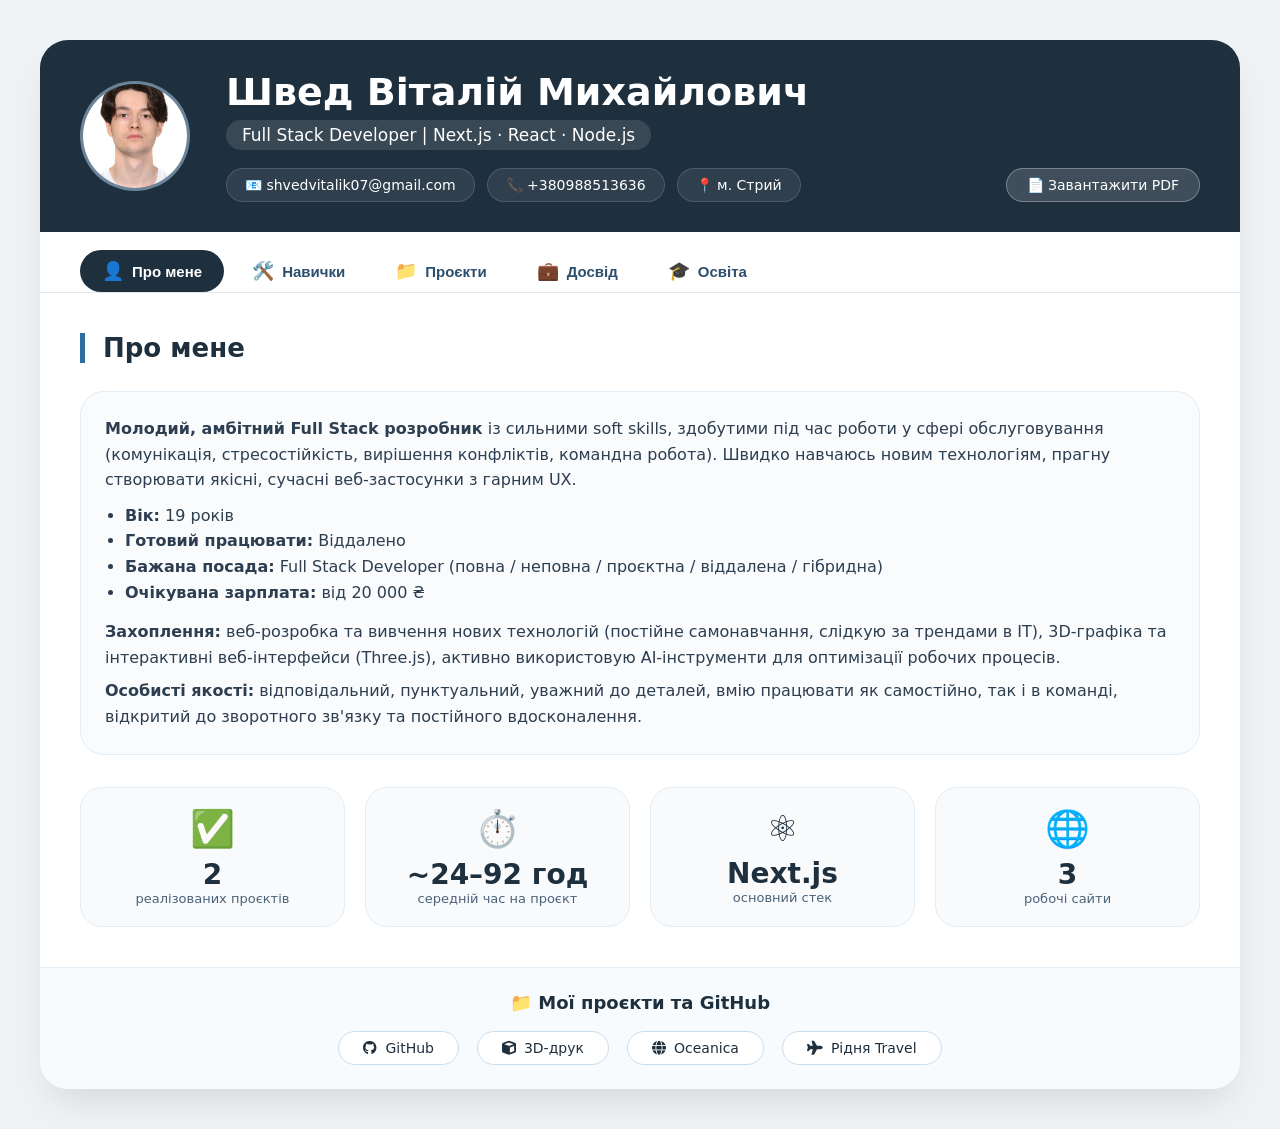
<file: index.html>
<!DOCTYPE html>
<html lang="uk">
<head>
    <meta charset="UTF-8" />
    <meta name="viewport" content="width=device-width, initial-scale=1.0" />
    <meta name="description" content="Резюме Full Stack розробника Віталія Шведа. Next.js, React, TypeScript, Node.js, Supabase, Three.js, Tailwind CSS." />
    <title>Віталій Швед | Full Stack Developer</title>
    <link rel="stylesheet" href="https://cdnjs.cloudflare.com/ajax/libs/font-awesome/6.0.0-beta3/css/all.min.css" />
    <style>
        /* ---- загальні скидання ---- */
        * {
            margin: 0;
            padding: 0;
            box-sizing: border-box;
        }

        body {
            font-family: 'Segoe UI', 'Roboto', 'Inter', system-ui, sans-serif;
            background: #eef2f5;
            padding: 40px 24px;
            color: #1f2d3d;
        }

        .container {
            max-width: 1200px;
            margin: 0 auto;
        }

        .resume-card {
            background: #ffffff;
            border-radius: 28px;
            box-shadow: 0 20px 35px -10px rgba(0, 0, 0, 0.1);
            overflow: hidden;
        }

        /* ---- шапка ---- */
        .header {
            background: #1e2f3e;
            padding: 30px 40px;
            color: white;
            display: flex;
            align-items: center;
            gap: 36px;
            flex-wrap: wrap;
        }

.avatar {
    width: 110px;
    height: 110px;
    background: #2c4f6e;
    border-radius: 50%;
    display: flex;
    align-items: center;
    justify-content: center;
    font-size: 44px;
    font-weight: 600;
    color: white;
    border: 3px solid rgba(255,255,255,0.3);
    object-fit: cover;
}

        .header-info {
            flex: 1;
        }

        .header-info h1 {
            font-size: 38px;
            font-weight: 700;
            margin-bottom: 6px;
        }

        .header-info .title {
            font-size: 17px;
            background: rgba(255, 255, 255, 0.12);
            display: inline-block;
            padding: 5px 16px;
            border-radius: 40px;
            margin-bottom: 18px;
        }

        .contact-row {
            display: flex;
            flex-wrap: wrap;
            align-items: center;
            justify-content: space-between;
            gap: 15px;
        }

        .contacts {
            display: flex;
            flex-wrap: wrap;
            gap: 12px;
        }

        .contact-item {
            display: inline-flex;
            align-items: center;
            gap: 8px;
            background: rgba(255, 255, 255, 0.08);
            padding: 8px 18px;
            border-radius: 40px;
            font-size: 14px;
            cursor: pointer;
            transition: 0.2s;
            border: 1px solid rgba(255, 255, 255, 0.15);
        }

        .contact-item:hover {
            background: #2c4f6e;
            transform: translateY(-2px);
        }

        .contact-item.copied::after {
            content: "✓ Скопійовано";
            margin-left: 10px;
            font-size: 11px;
            background: #2e7d32;
            padding: 2px 8px;
            border-radius: 20px;
            white-space: nowrap;
        }

        .pdf-corner {
            background: rgba(255, 255, 255, 0.15);
            border: 1px solid rgba(255, 255, 255, 0.3);
            padding: 8px 20px;
            border-radius: 40px;
            font-size: 14px;
            font-weight: 500;
            cursor: pointer;
            transition: 0.2s;
            display: inline-flex;
            align-items: center;
            gap: 8px;
            white-space: nowrap;
        }

        .pdf-corner:hover {
            background: #2c6e9e;
            transform: translateY(-2px);
        }

        /* ---- навігація ---- */
        .nav {
            display: flex;
            flex-wrap: wrap;
            gap: 6px;
            padding: 18px 40px 0 40px;
            background: white;
            border-bottom: 1px solid #e0e9f0;
        }

        .nav-btn {
            background: none;
            border: none;
            padding: 10px 22px;
            font-size: 15px;
            font-weight: 600;
            color: #2c4f6e;
            cursor: pointer;
            border-radius: 40px;
            transition: 0.2s;
            display: inline-flex;
            align-items: center;
            gap: 8px;
        }

        .nav-btn i {
            font-style: normal;
            font-size: 18px;
        }

        .nav-btn.active {
            background: #1e2f3e;
            color: white;
        }

        .nav-btn:hover:not(.active) {
            background: #ecf3f8;
        }

        /* ---- контент ---- */
        .content {
            padding: 40px;
            background: white;
        }

        .section {
            display: none;
            animation: fade 0.25s ease;
        }

        .section.active {
            display: block;
        }

        @keyframes fade {
            from {
                opacity: 0;
                transform: translateY(6px);
            }
            to {
                opacity: 1;
                transform: translateY(0);
            }
        }

        .section-title {
            font-size: 26px;
            font-weight: 700;
            color: #1e2f3e;
            border-left: 5px solid #2c6e9e;
            padding-left: 18px;
            margin-bottom: 28px;
        }

        .about-text {
            font-size: 16px;
            line-height: 1.6;
            color: #2c3e50;
            background: #f9fbfd;
            padding: 24px;
            border-radius: 24px;
            margin-bottom: 32px;
            border: 1px solid #e2edf5;
        }

        .about-text ul {
            margin-left: 20px;
            margin-top: 10px;
        }

        .stats {
            display: grid;
            grid-template-columns: repeat(auto-fit, minmax(180px, 1fr));
            gap: 20px;
        }

        .stat-card {
            background: #f8fafc;
            border-radius: 22px;
            padding: 20px 12px;
            text-align: center;
            border: 1px solid #e2edf5;
            transition: 0.2s;
        }

        .stat-card:hover {
            transform: translateY(-4px);
            box-shadow: 0 12px 20px -12px rgba(0, 0, 0, 0.1);
        }

        .stat-emoji {
            font-size: 36px;
            margin-bottom: 8px;
        }

        .stat-number {
            font-size: 28px;
            font-weight: 800;
            color: #1e2f3e;
        }

        .stat-label {
            font-size: 13px;
            color: #4a627a;
        }

        /* ---- навички ---- */
        .skills-wrapper {
            display: flex;
            flex-direction: column;
            gap: 40px;
        }

        .skill-category h3 {
            font-size: 22px;
            margin-bottom: 20px;
            display: flex;
            align-items: center;
            gap: 10px;
            color: #1e2f3e;
        }

        .skills-grid {
            display: grid;
            grid-template-columns: repeat(auto-fill, minmax(270px, 1fr));
            gap: 20px;
        }

        .skill-item {
            background: #f9fbfd;
            border-radius: 22px;
            padding: 18px;
            border: 1px solid #e2edf5;
        }

        .skill-header {
            display: flex;
            align-items: center;
            gap: 12px;
            margin-bottom: 12px;
            font-weight: 600;
            font-size: 16px;
            color: #1e2f3e;
        }

        .skill-icon {
            font-size: 28px;
            width: 32px;
            text-align: center;
            color: #2c6e9e;
        }

        .progress-bar {
            background: #e2e9f0;
            border-radius: 20px;
            height: 7px;
            overflow: hidden;
        }

        .progress-fill {
            background: #2c6e9e;
            width: 0%;
            height: 100%;
            border-radius: 20px;
            transition: width 0.7s cubic-bezier(0.2, 0.9, 0.4, 1.1);
        }

        .skill-percent {
            text-align: right;
            font-size: 12px;
            color: #2c6e9e;
            margin-top: 5px;
            font-weight: 500;
        }

        .soft-skills-grid {
            display: flex;
            flex-wrap: wrap;
            gap: 12px;
            justify-content: center;
        }

        .soft-skill-tag {
            background: #ecf3f8;
            border-radius: 40px;
            padding: 7px 18px;
            display: inline-flex;
            align-items: center;
            gap: 8px;
            font-size: 14px;
            font-weight: 500;
            color: #1e3a4a;
            border: 1px solid #d0e0ec;
            white-space: nowrap;
        }

        /* ---- проєкти ---- */
        .projects-grid {
            display: grid;
            grid-template-columns: repeat(auto-fill, minmax(320px, 1fr));
            gap: 26px;
        }

        .project-card {
            background: #ffffff;
            border-radius: 24px;
            border: 1px solid #e2edf5;
            padding: 24px;
            transition: 0.25s;
        }

        .project-card:hover {
            transform: translateY(-5px);
            border-color: #c0d4e4;
            box-shadow: 0 20px 25px -12px rgba(0, 0, 0, 0.08);
        }

        .project-title {
            font-size: 22px;
            font-weight: 700;
            margin-bottom: 8px;
            color: #1e2f3e;
        }

        .project-description {
            color: #2c4a60;
            margin-bottom: 16px;
            line-height: 1.5;
        }

        .project-tech {
            display: flex;
            flex-wrap: wrap;
            gap: 8px;
            margin: 14px 0;
        }

        .tech-tag {
            background: #eef3fc;
            padding: 4px 14px;
            border-radius: 30px;
            font-size: 12px;
            font-weight: 500;
            color: #1e4a6e;
        }

        .project-links {
            display: flex;
            gap: 14px;
            margin-top: 20px;
            flex-wrap: wrap;
        }

        .project-link {
            text-decoration: none;
            font-weight: 500;
            font-size: 13px;
            background: #1e2f3e;
            color: white;
            padding: 6px 16px;
            border-radius: 40px;
            display: inline-flex;
            align-items: center;
            gap: 8px;
            transition: 0.2s;
        }

        .project-link:hover {
            background: #2c6e9e;
        }

        /* ---- досвід ---- */
        .experience-item {
            background: #fafdff;
            border-radius: 22px;
            padding: 20px 24px;
            margin-bottom: 20px;
            border-left: 5px solid #2c6e9e;
        }

        .exp-title {
            font-size: 19px;
            font-weight: 700;
            color: #1e2f3e;
        }

        .exp-period {
            color: #2c6e9e;
            font-weight: 500;
            margin: 6px 0 12px 0;
            font-size: 13px;
        }

        .exp-list {
            list-style: none;
        }

        .exp-list li {
            margin-bottom: 8px;
            display: flex;
            gap: 10px;
            align-items: baseline;
        }

        .exp-list li::before {
            content: "▹";
            color: #2c6e9e;
            font-weight: bold;
        }

        /* ---- досягнення (блок) ---- */
        .achievements-block {
            margin-top: 40px;
            background: linear-gradient(135deg, #f0f6fc 0%, #e6f0f8 100%);
            border-radius: 28px;
            padding: 32px;
        }

        .achievements-block h3 {
            display: flex;
            align-items: center;
            gap: 12px;
            font-size: 24px;
            margin-bottom: 24px;
            color: #1e2f3e;
        }

        .achievements-grid {
            display: grid;
            grid-template-columns: repeat(auto-fit, minmax(280px, 1fr));
            gap: 24px;
        }

        .achievement-card {
            background: white;
            border-radius: 20px;
            padding: 20px;
            box-shadow: 0 4px 12px rgba(0, 0, 0, 0.05);
        }

        .achievement-card .icon {
            font-size: 32px;
            margin-bottom: 10px;
        }

        .achievement-card .label {
            font-weight: 700;
            font-size: 18px;
            margin-bottom: 8px;
        }

        .achievement-card .desc {
            color: #4a627a;
            font-size: 14px;
            line-height: 1.5;
        }

        /* ---- освіта ---- */
        .edu-block {
            background: #f6fafd;
            border-radius: 24px;
            padding: 28px;
        }

        .edu-block h3 {
            font-size: 24px;
            margin-bottom: 8px;
        }

        .edu-block .sub {
            color: #2c6e9e;
            font-weight: 500;
        }

        .edu-block hr {
            margin: 20px 0;
            border-color: #d0e0ec;
        }

        /* ---- футер ---- */
        .footer {
            background: #f8fbfe;
            padding: 24px 40px;
            border-top: 1px solid #e2edf5;
            text-align: center;
        }

        .footer-title {
            font-size: 18px;
            font-weight: 600;
            color: #1e2f3e;
            margin-bottom: 18px;
            display: flex;
            align-items: center;
            justify-content: center;
            gap: 10px;
        }

        .footer-links {
            display: flex;
            flex-wrap: wrap;
            justify-content: center;
            gap: 18px;
        }

        .footer-link {
            background: white;
            border: 1px solid #caddf0;
            padding: 8px 24px;
            border-radius: 40px;
            text-decoration: none;
            color: #1e2f3e;
            font-weight: 500;
            display: inline-flex;
            align-items: center;
            gap: 8px;
            transition: 0.2s;
            font-size: 14px;
        }

        .footer-link:hover {
            background: #1e2f3e;
            color: white;
            border-color: #1e2f3e;
        }

        /* ---- друк ---- */
        @media print {
            body {
                background: white;
                padding: 0;
            }
            .nav,
            .footer,
            .pdf-corner,
            .contact-item::after {
                display: none;
            }
            .resume-card {
                box-shadow: none;
            }
        }

        @media (max-width: 750px) {
            .header {
                padding: 24px;
                flex-direction: column;
                text-align: center;
            }
            .contact-row {
                flex-direction: column;
                align-items: stretch;
            }
            .contacts {
                justify-content: center;
            }
            .pdf-corner {
                align-self: center;
            }
            .content,
            .nav {
                padding-left: 24px;
                padding-right: 24px;
            }
        }
    </style>
</head>
<body>
    <div class="container">
        <div class="resume-card">

            <!-- ===== ШАПКА ===== -->
            <div class="header">
                <img class="avatar" src="img1.jpg" alt="Фото Віталія Шведа" />
                <div class="header-info">
                    <h1>Швед Віталій Михайлович</h1>
                    <div class="title">Full Stack Developer | Next.js · React · Node.js</div>
                    <div class="contact-row">
                        <div class="contacts">
                            <div class="contact-item" data-copy="shvedvitalik07@gmail.com">📧 shvedvitalik07@gmail.com</div>
                            <div class="contact-item" data-copy="+380988513636">📞 +380988513636</div>
                            <div class="contact-item" data-copy="м. Стрий">📍 м. Стрий</div>
                        </div>
                        <div class="pdf-corner" id="pdfCornerBtn">📄 Завантажити PDF</div>
                    </div>
                </div>
            </div>

            <!-- ===== НАВІГАЦІЯ ===== -->
            <div class="nav">
                <button class="nav-btn active" data-section="about"><i>👤</i> Про мене</button>
                <button class="nav-btn" data-section="skills"><i>🛠️</i> Навички</button>
                <button class="nav-btn" data-section="projects"><i>📁</i> Проєкти</button>
                <button class="nav-btn" data-section="experience"><i>💼</i> Досвід</button>
                <button class="nav-btn" data-section="education"><i>🎓</i> Освіта</button>
            </div>

            <div class="content">

                <!-- ===== ПРО МЕНЕ ===== -->
                <div id="about" class="section active">
                    <h2 class="section-title">Про мене</h2>
                    <div class="about-text">
                        <p>
                            <strong>Молодий, амбітний Full Stack розробник</strong> із сильними soft skills, здобутими під час роботи у сфері обслуговування (комунікація, стресостійкість, вирішення конфліктів, командна робота). Швидко навчаюсь новим технологіям, прагну створювати якісні, сучасні веб-застосунки з гарним UX.
                        </p>
                        <ul>
                            <li><strong>Вік:</strong> 19 років</li>
                            <li><strong>Готовий працювати:</strong> Віддалено</li>
                            <li><strong>Бажана посада:</strong> Full Stack Developer (повна / неповна / проєктна / віддалена / гібридна)</li>
                            <li><strong>Очікувана зарплата:</strong> від 20 000 ₴</li>
                        </ul>
                        <p style="margin-top: 14px;">
                            <strong>Захоплення:</strong> веб-розробка та вивчення нових технологій (постійне самонавчання, слідкую за трендами в IT), 3D-графіка та інтерактивні веб-інтерфейси (Three.js), активно використовую AI-інструменти для оптимізації робочих процесів.
                        </p>
                        <p style="margin-top: 8px;">
                            <strong>Особисті якості:</strong> відповідальний, пунктуальний, уважний до деталей, вмію працювати як самостійно, так і в команді, відкритий до зворотного зв'язку та постійного вдосконалення.
                        </p>
                    </div>
                    <div class="stats">
                        <div class="stat-card"><div class="stat-emoji">✅</div><div class="stat-number">2</div><div class="stat-label">реалізованих проєктів</div></div>
                        <div class="stat-card"><div class="stat-emoji">⏱️</div><div class="stat-number">~24–92 год</div><div class="stat-label">середній час на проєкт</div></div>
                        <div class="stat-card"><div class="stat-emoji">⚛️</div><div class="stat-number">Next.js</div><div class="stat-label">основний стек</div></div>
                        <div class="stat-card"><div class="stat-emoji">🌐</div><div class="stat-number">3</div><div class="stat-label">робочі сайти</div></div>
                    </div>
                </div>

                <!-- ===== НАВИЧКИ ===== -->
                <div id="skills" class="section">
                    <h2 class="section-title">Навички</h2>
                    <div class="skills-wrapper">
                        <div class="skill-category">
                            <h3><span>💻</span> Технічні навички</h3>
                            <div class="skills-grid" id="skillsGrid"></div>
                        </div>
                        <div class="skill-category">
                            <h3><span>🎨</span> Дизайн та аналітика</h3>
                            <div class="skills-grid" id="designSkillsGrid"></div>
                        </div>
                        <div class="skill-category">
                            <h3><span>🧠</span> Особисті якості</h3>
                            <div class="soft-skills-grid" id="softSkillsGrid"></div>
                        </div>
                    </div>
                </div>

                <!-- ===== ПРОЄКТИ ===== -->
                <div id="projects" class="section">
                    <h2 class="section-title">Проєкти</h2>
                    <div class="projects-grid" id="projectsGrid"></div>
                </div>

                <!-- ===== ДОСВІД ===== -->
                <div id="experience" class="section">
                    <h2 class="section-title">Досвід роботи</h2>
                    <div id="experienceContainer"></div>

                    <!-- Ключові досягнення -->
                    <div class="achievements-block">
                        <h3><i class="fas fa-trophy" style="color:#f5b042;"></i> Ключові досягнення</h3>
                        <div class="achievements-grid">
                            <div class="achievement-card">
                                <div class="icon">🏆</div>
                                <div class="label">Full‑Stack застосунок для 3D‑друку</div>
                                <div class="desc">Розробив повноцінний веб-застосунок з адмін-панеллю, 3D-переглядом, AI-консультантом та хмарним зберіганням. Next.js 16, TypeScript, Supabase, Three.js.</div>
                            </div>
                            <div class="achievement-card">
                                <div class="icon">🏆</div>
                                <div class="label">Інтеграція з PostgreSQL через Supabase</div>
                                <div class="desc">Спроектував та інтегрував реляційну базу даних для зберігання замовлень, користувачів, послуг та матеріалів.</div>
                            </div>
                            <div class="achievement-card">
                                <div class="icon">🏆</div>
                                <div class="label">Оптимізація продуктивності та SEO</div>
                                <div class="desc">Провів масштабний рефакторинг коду, забезпечив адаптивний дизайн та покращив швидкодію сайтів.</div>
                            </div>
                            <div class="achievement-card">
                                <div class="icon">🏆</div>
                                <div class="label">Деплой на Render / Vercel</div>
                                <div class="desc">Налаштував хостинг, SSL-сертифікати та власні домени для всіх проєктів.</div>
                            </div>
                            <div class="achievement-card">
                                <div class="icon">🏆</div>
                                <div class="label">Аналіз конкурентів + UX-дослідження</div>
                                <div class="desc">Провів опитування та аналіз ринку для туристичних проєктів, що покращило навігацію та конверсію.</div>
                            </div>
                            <div class="achievement-card">
                                <div class="icon">🏆</div>
                                <div class="label">Досвід роботи з реальним замовником</div>
                                <div class="desc">Комерційний проєкт «3D-друк» — від брифінгу до здачі готового застосунку.</div>
                            </div>
                        </div>
                    </div>
                </div>

                <!-- ===== ОСВІТА ===== -->
                <div id="education" class="section">
                    <h2 class="section-title">Освіта</h2>
                    <div class="edu-block">
                        <h3>ВСП «СФК ЛНУП»</h3>
                        <p class="sub">2022 – 2026</p>
                        <p style="margin: 14px 0;">🎓 Спеціальність: 122 «Комп'ютерні науки»</p>
                        <p>📚 Освітній рівень: молодший спеціаліст</p>
                        <p>💻 Дипломний проєкт: сайт «Oceanica»</p>
                        <hr />
                        <p><strong>Додатково:</strong> Постійне самонавчання (документація, open-source).</p>
                        <p style="margin-top:8px;"><strong>Мови:</strong> українська (рідна), англійська (базовий).</p>
                    </div>
                </div>
            </div>

            <!-- ===== ФУТЕР ===== -->
            <div class="footer">
                <div class="footer-title">📁 Мої проєкти та GitHub</div>
                <div class="footer-links">
                    <a href="https://github.com/ShvedVitalii" target="_blank" class="footer-link"><i class="fab fa-github"></i> GitHub</a>
                    <a href="https://threed-druk.onrender.com/" target="_blank" class="footer-link"><i class="fas fa-cube"></i> 3D-друк</a>
                    <a href="https://oceanica-0m18.onrender.com/" target="_blank" class="footer-link"><i class="fas fa-globe"></i> Oceanica</a>
                    <a href="https://www.clubmridnya.org/index.html" target="_blank" class="footer-link"><i class="fas fa-plane"></i> Рідня Travel</a>
                </div>
            </div>
        </div>
    </div>

    <script>
        // ===== ДАНІ =====

        // Технічні навички (оновлені)
        const technicalSkills = [
            { name: "HTML", icon: "fab fa-html5", level: 92 },
            { name: "CSS", icon: "fab fa-css3-alt", level: 88 },
            { name: "JavaScript (ES6+)", icon: "fab fa-js", level: 75 },
            { name: "React.js", icon: "fab fa-react", level: 90 },
            { name: "Next.js", icon: "fab fa-react", level: 85 }, // іконка react підходить
            { name: "TypeScript", icon: "fas fa-code", level: 90 },
            { name: "Tailwind CSS", icon: "fab fa-css3-alt", level: 80 },
            { name: "Supabase / PostgreSQL", icon: "fas fa-database", level: 75 },
            { name: "Node.js / Express", icon: "fab fa-node-js", level: 75 },
            { name: "SEO-оптимізація", icon: "fas fa-search", level: 70 },
            { name: "Git / GitHub", icon: "fab fa-git-alt", level: 90 },
            { name: "GitHub Actions / CI/CD", icon: "fas fa-sync-alt", level: 50 },
            { name: "Pixel Perfect", icon: "fas fa-ruler", level: 80 },
            { name: "Three.js", icon: "fas fa-cube", level: 70 },
            { name: "Адаптивна верстка", icon: "fas fa-mobile-alt", level: 85 },
            { name: "SQL (PostgreSQL/MySQL)", icon: "fas fa-database", level: 55 },
            { name: "REST API / Axios", icon: "fas fa-plug", level: 60 },
            { name: "npm / командний рядок", icon: "fab fa-npm", level: 75 }
        ];

        // Дизайн та аналітика
        const designSkills = [
            { name: "Figma (UI/UX)", icon: "fab fa-figma", level: 10 },
            { name: "Аналіз конкурентів", icon: "fas fa-chart-line", level: 80 },
            { name: "Складання ТЗ", icon: "fas fa-file-alt", level: 85 },
            { name: "Опитування/інтерв'ю", icon: "fas fa-users", level: 75 },
            { name: "Прототипування", icon: "fas fa-pencil-ruler", level: 70 },
            { name: "Хостинг та домени (Render, Vercel)", icon: "fas fa-server", level: 85 }
        ];

        // Особисті якості
        const softSkillsList = [
            "🚀 Швидке навчання", "💭 Критичне мислення", "💬 Комунікабельність", "⭐ Відповідальність",
            "📋 Самоорганізація", "🤝 Командна робота", "🔍 Увага до деталей", "⏳ Тайм-менеджмент",
            "🧩 Проблемне мислення", "🎯 Цілеспрямованість", "💪 Стресостійкість", "🧠 Емпатія"
        ];

        // Проєкти (оновлені)
        const projectsArray = [{
            title: "3D-друк",
            desc: "Комерційний Full-Stack застосунок для 3D-друку. Адмін-панель, 3D-перегляд моделей, AI-консультант, хмарне зберігання, система замовлень.",
            tech: ["Next.js 16", "TypeScript", "Supabase", "Three.js", "Tailwind CSS"],
            time: "~8-10 год",
            github: "https://github.com/ShvedVitalii/3D-druk",
            demo: "https://threed-druk.onrender.com/"
        }, {
            title: "Oceanica",
            desc: "Дипломний проєкт — туристична агенція. Система бронювання турів, каталог напрямків, серверна частина (Node.js/Express), REST API.",
            tech: ["JavaScript", "HTML", "CSS", "Node.js", "Express", "REST API"],
            time: "~10-11 год",
            github: "https://github.com/ShvedVitalii/oceanica",
            demo: "https://oceanica-0m18.onrender.com/"
        }, {
            title: "Рідня Travel",
            desc: "Робоча практика — туристичний клуб. Рефакторинг коду, адаптивність, оптимізація UX, Pixel Perfect, деплой на Ukraine.com.ua.",
            tech: ["HTML", "CSS", "JavaScript", "Git", "Figma"],
            time: "~4-6 год",
            github: "https://github.com/ShvedVitalii/ridnya-travel",
            demo: "https://www.clubmridnya.org/index.html"
        }];

        // Досвід роботи (оновлений)
        const experienceData = [{
            title: "Full Stack Developer — 3D-друк (комерційний проєкт)",
            period: "IT · 2 місяці · 06.2026 – 07.2026",
            details: [
                "Розробив повноцінний веб-застосунок для 3D-друку з нуля",
                "Створив адмін-панель з управлінням контентом, послугами та замовленнями",
                "Спроектував та інтегрував реляційну базу даних (PostgreSQL) через Supabase",
                "Інтегрував 3D-перегляд моделей, AI-консультанта та хмарне зберігання",
                "Оптимізував продуктивність та SEO, забезпечив адаптивний дизайн",
                "Технології: Next.js 16, TypeScript, Supabase, Three.js, Tailwind CSS",
                "Посилання: <a href='https://threed-druk.onrender.com/' target='_blank'>threed-druk.onrender.com</a> · <a href='https://github.com/ShvedVitalii/3D-druk' target='_blank'>GitHub</a>"
            ]
        }, {
            title: "Піцайоло — Ресторанний бізнес (Familia)",
            period: "Інше · 1 рік 6 місяців · 01.2025 – 06.2026",
            details: [
                "Щоденна активна комунікація з великою кількістю клієнтів, розвинув навички швидкого встановлення контакту",
                "Успішне вирішення конфліктних ситуацій та робота з запереченнями — стресостійкість та дипломатичність",
                "Ефективна взаємодія з командою кухні та персоналом залу в інтенсивному ритмі",
                "Розвинені soft skills: емпатія, відповідальність, пунктуальність, багатозадачність"
            ]
        }, {
            title: "Full Stack Developer — Рідня Travel (робоча практика)",
            period: "IT · 2 місяці · 04.2026 – 05.2026",
            details: [
                "Розробив та впровадив нові сторінки для туристичної платформи, розширив функціональність",
                "Провів масштабний рефакторинг кодової бази, покращив швидкодію та час завантаження",
                "Забезпечив повну адаптивність інтерфейсу для мобільних пристроїв, планшетів та десктопів",
                "Оптимізував UX та навігацію, зробив взаємодію більш інтуїтивною",
                "Технології: HTML, CSS, JavaScript, Git, Figma, Pixel Perfect",
                "Посилання: <a href='https://www.clubmridnya.org/index.html' target='_blank'>clubmridnya.org</a> · <a href='https://github.com/ShvedVitalii/ridnya-travel' target='_blank'>GitHub</a>"
            ]
        }, {
            title: "Full Stack Developer — Oceanica (дипломний проєкт)",
            period: "IT · 2 місяці · 01.2026 – 02.2026",
            details: [
                "Розробив повноцінний веб-застосунок для туристичної агенції з нуля — від проєктування до деплою",
                "Створив систему бронювання турів з інтерактивним календарем та динамічним відображенням пропозицій",
                "Реалізував каталог туристичних напрямків з категоріями (екзотика, природа, пляж, історія) та фільтрацією",
                "Інтегрував серверну частину (Node.js/Express) для обробки даних, зберігання турів, бронювань та відгуків",
                "Провів комплексний аналіз конкурентів, самостійно спроектував UI/UX, написав адаптивний код, запустив у деплой",
                "Технології: JavaScript, HTML, CSS, Node.js, Express, REST API, Git, Figma",
                "Посилання: <a href='https://oceanica-0m18.onrender.com/' target='_blank'>oceanica-0m18.onrender.com</a> · <a href='https://github.com/ShvedVitalii/oceanica' target='_blank'>GitHub</a>"
            ]
        }];

        // ===== РЕНДЕРИНГ =====

        function renderTechnicalSkills() {
            const container = document.getElementById("skillsGrid");
            if (!container) return;
            container.innerHTML = "";
            technicalSkills.forEach(skill => {
                const div = document.createElement("div");
                div.className = "skill-item";
                div.innerHTML = `
                    <div class="skill-header">
                        <i class="${skill.icon} skill-icon"></i>
                        <span>${skill.name}</span>
                    </div>
                    <div class="progress-bar">
                        <div class="progress-fill" data-level="${skill.level}" style="width:0%;"></div>
                    </div>
                    <div class="skill-percent">${skill.level}%</div>
                `;
                container.appendChild(div);
            });
        }

        function renderDesignSkills() {
            const container = document.getElementById("designSkillsGrid");
            if (!container) return;
            container.innerHTML = "";
            designSkills.forEach(skill => {
                const div = document.createElement("div");
                div.className = "skill-item";
                div.innerHTML = `
                    <div class="skill-header">
                        <i class="${skill.icon} skill-icon"></i>
                        <span>${skill.name}</span>
                    </div>
                    <div class="progress-bar">
                        <div class="progress-fill" data-level="${skill.level}" style="width:0%;"></div>
                    </div>
                    <div class="skill-percent">${skill.level}%</div>
                `;
                container.appendChild(div);
            });
        }

        function renderSoftSkills() {
            const container = document.getElementById("softSkillsGrid");
            if (!container) return;
            container.innerHTML = "";
            softSkillsList.forEach(item => {
                const tag = document.createElement("div");
                tag.className = "soft-skill-tag";
                tag.innerText = item;
                container.appendChild(tag);
            });
        }

        function renderProjects() {
            const container = document.getElementById("projectsGrid");
            if (!container) return;
            container.innerHTML = "";
            projectsArray.forEach(p => {
                const card = document.createElement("div");
                card.className = "project-card";
                card.innerHTML = `
                    <h3 class="project-title">${p.title}</h3>
                    <p class="project-description">${p.desc}</p>
                    <div class="project-tech">${p.tech.map(t => `<span class="tech-tag">${t}</span>`).join("")}</div>
                    <div style="color:#4a627a; margin:8px 0;">⏱ ${p.time}</div>
                    <div class="project-links">
                        <a href="${p.github}" target="_blank" class="project-link"><i class="fab fa-github"></i> GitHub</a>
                        <a href="${p.demo}" target="_blank" class="project-link"><i class="fas fa-external-link-alt"></i> Демо</a>
                    </div>
                `;
                container.appendChild(card);
            });
        }

        function renderExperience() {
            const container = document.getElementById("experienceContainer");
            if (!container) return;
            container.innerHTML = "";
            experienceData.forEach(exp => {
                const item = document.createElement("div");
                item.className = "experience-item";
                // дозволяємо HTML у details (для посилань)
                item.innerHTML = `
                    <div class="exp-title">${exp.title}</div>
                    <div class="exp-period">${exp.period}</div>
                    <ul class="exp-list">
                        ${exp.details.map(d => `<li>${d}</li>`).join("")}
                    </ul>
                `;
                container.appendChild(item);
            });
        }

        // ===== АНІМАЦІЯ НАВИЧОК =====
        function animateSkillsOnView() {
            const section = document.getElementById("skills");
            if (!section) return;
            const observer = new IntersectionObserver((entries) => {
                entries.forEach(entry => {
                    if (entry.isIntersecting) {
                        const fills = section.querySelectorAll(".progress-fill");
                        fills.forEach(fill => {
                            const level = fill.getAttribute("data-level");
                            if (level && fill.style.width !== `${level}%`) {
                                setTimeout(() => { fill.style.width = `${level}%`; }, 100);
                            }
                        });
                        observer.unobserve(entry.target);
                    }
                });
            }, { threshold: 0.3 });
            observer.observe(section);
        }

        // ===== КОПІЮВАННЯ =====
        function setupCopy() {
            document.querySelectorAll(".contact-item").forEach(el => {
                el.addEventListener("click", () => {
                    const text = el.getAttribute("data-copy");
                    if (text) {
                        navigator.clipboard.writeText(text).then(() => {
                            el.classList.add("copied");
                            setTimeout(() => el.classList.remove("copied"), 2000);
                        }).catch(console.warn);
                    }
                });
            });
        }

        // ===== НАВІГАЦІЯ =====
        function setupNavigation() {
            const btns = document.querySelectorAll(".nav-btn");
            const sections = {
                about: document.getElementById("about"),
                skills: document.getElementById("skills"),
                projects: document.getElementById("projects"),
                experience: document.getElementById("experience"),
                education: document.getElementById("education")
            };

            function activate(sectionId) {
                Object.values(sections).forEach(sec => sec?.classList.remove("active"));
                const target = sections[sectionId];
                if (target) target.classList.add("active");
                btns.forEach(btn => {
                    btn.classList.remove("active");
                    if (btn.getAttribute("data-section") === sectionId) btn.classList.add("active");
                });
                if (sectionId === "skills") {
                    setTimeout(() => {
                        document.querySelectorAll("#skills .progress-fill").forEach(fill => {
                            const level = fill.getAttribute("data-level");
                            if (level && fill.style.width !== `${level}%`) fill.style.width = `${level}%`;
                        });
                    }, 150);
                }
            }

            btns.forEach(btn => {
                btn.addEventListener("click", () => {
                    const sectionId = btn.getAttribute("data-section");
                    if (sectionId && sections[sectionId]) activate(sectionId);
                });
            });
        }

        // ===== PDF (друк) =====
        function setupPdf() {
            const btn = document.getElementById("pdfCornerBtn");
            if (btn) btn.addEventListener("click", () => window.print());
        }

        // ===== ЗАПУСК =====
        document.addEventListener("DOMContentLoaded", () => {
            renderTechnicalSkills();
            renderDesignSkills();
            renderSoftSkills();
            renderProjects();
            renderExperience();
            setupCopy();
            setupNavigation();
            setupPdf();
            animateSkillsOnView();

            // якщо секція навичок активна спочатку — анімуємо
            if (document.getElementById("skills")?.classList.contains("active")) {
                setTimeout(() => {
                    document.querySelectorAll("#skills .progress-fill").forEach(fill => {
                        const lvl = fill.getAttribute("data-level");
                        if (lvl) fill.style.width = `${lvl}%`;
                    });
                }, 200);
            }
        });
    </script>
</body>
</html>
</file>
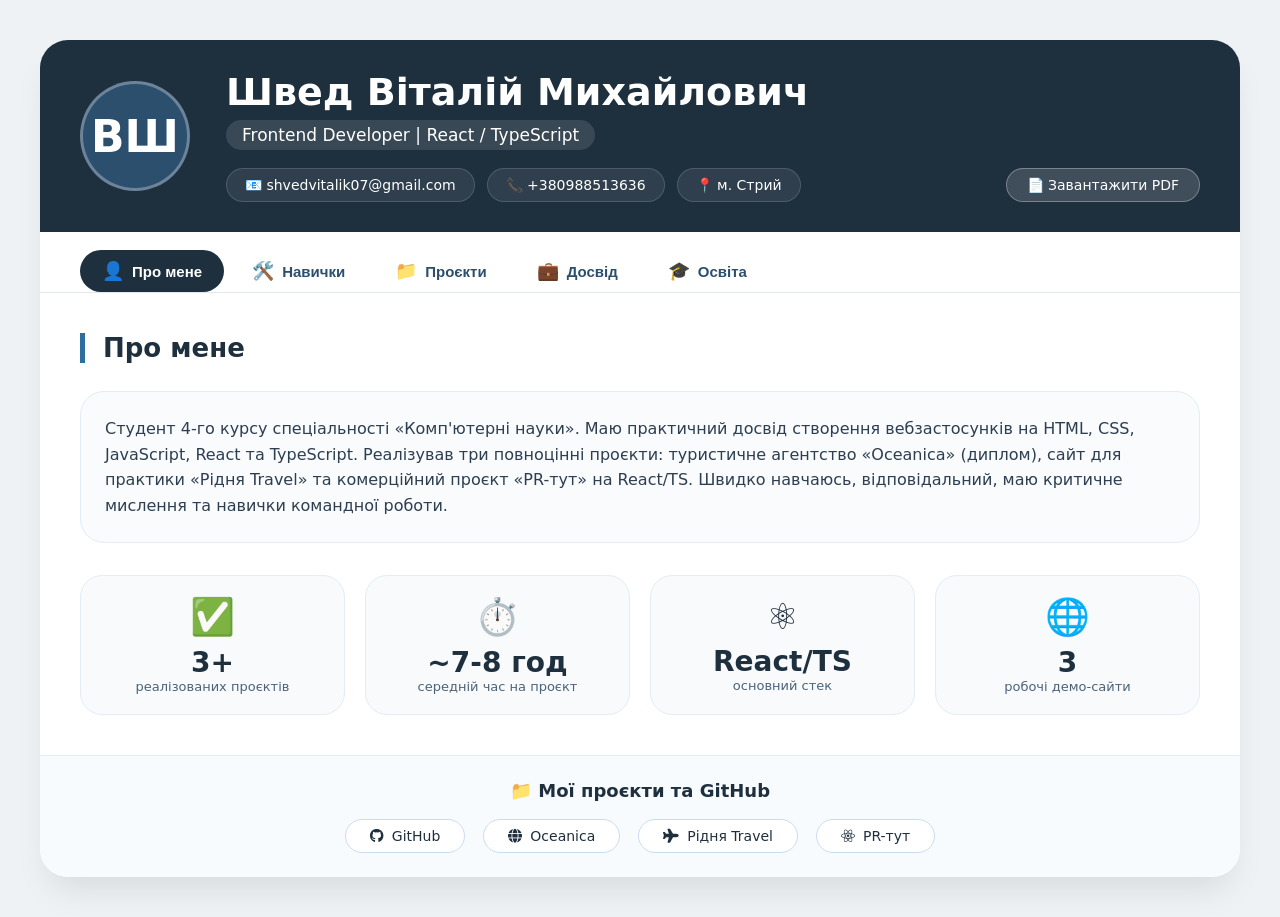
<file: resume.html>
<!DOCTYPE html>
<html lang="uk">
<head>
    <meta charset="UTF-8">
    <meta name="viewport" content="width=device-width, initial-scale=1.0">
    <meta name="description" content="Офіційне резюме Frontend-розробника Віталія Шведа. React, TypeScript, HTML, CSS, JavaScript, Git.">
    <title>Віталій Швед | Frontend Developer</title>
    <!-- Font Awesome 6 (безкоштовні іконки технологій) -->
    <link rel="stylesheet" href="https://cdnjs.cloudflare.com/ajax/libs/font-awesome/6.0.0-beta3/css/all.min.css">
    <style>
        * {
            margin: 0;
            padding: 0;
            box-sizing: border-box;
        }

        body {
            font-family: 'Segoe UI', 'Roboto', 'Inter', system-ui, sans-serif;
            background: #eef2f5;
            padding: 40px 24px;
            color: #1f2d3d;
        }

        .container {
            max-width: 1200px;
            margin: 0 auto;
        }

        .resume-card {
            background: #ffffff;
            border-radius: 28px;
            box-shadow: 0 20px 35px -10px rgba(0, 0, 0, 0.1);
            overflow: hidden;
        }

        /* Шапка */
        .header {
            background: #1e2f3e;
            padding: 30px 40px;
            color: white;
            display: flex;
            align-items: center;
            gap: 36px;
            flex-wrap: wrap;
        }

        .avatar {
            width: 110px;
            height: 110px;
            background: #2c4f6e;
            border-radius: 50%;
            display: flex;
            align-items: center;
            justify-content: center;
            font-size: 44px;
            font-weight: 600;
            color: white;
            border: 3px solid rgba(255,255,255,0.3);
        }

        .header-info {
            flex: 1;
        }

        .header-info h1 {
            font-size: 38px;
            font-weight: 700;
            margin-bottom: 6px;
        }

        .header-info .title {
            font-size: 17px;
            background: rgba(255,255,255,0.12);
            display: inline-block;
            padding: 5px 16px;
            border-radius: 40px;
            margin-bottom: 18px;
        }

        .contact-row {
            display: flex;
            flex-wrap: wrap;
            align-items: center;
            justify-content: space-between;
            gap: 15px;
        }

        .contacts {
            display: flex;
            flex-wrap: wrap;
            gap: 12px;
        }

        .contact-item {
            display: inline-flex;
            align-items: center;
            gap: 8px;
            background: rgba(255,255,255,0.08);
            padding: 8px 18px;
            border-radius: 40px;
            font-size: 14px;
            cursor: pointer;
            transition: 0.2s;
            border: 1px solid rgba(255,255,255,0.15);
        }

        .contact-item:hover {
            background: #2c4f6e;
            transform: translateY(-2px);
        }

        .contact-item.copied::after {
            content: "✓ Скопійовано";
            margin-left: 10px;
            font-size: 11px;
            background: #2e7d32;
            padding: 2px 8px;
            border-radius: 20px;
            white-space: nowrap;
        }

        /* Кнопка PDF в правому куті */
        .pdf-corner {
            background: rgba(255,255,255,0.15);
            border: 1px solid rgba(255,255,255,0.3);
            padding: 8px 20px;
            border-radius: 40px;
            font-size: 14px;
            font-weight: 500;
            cursor: pointer;
            transition: 0.2s;
            display: inline-flex;
            align-items: center;
            gap: 8px;
            white-space: nowrap;
        }

        .pdf-corner:hover {
            background: #2c6e9e;
            transform: translateY(-2px);
        }

        /* Навігація */
        .nav {
            display: flex;
            flex-wrap: wrap;
            gap: 6px;
            padding: 18px 40px 0 40px;
            background: white;
            border-bottom: 1px solid #e0e9f0;
        }

        .nav-btn {
            background: none;
            border: none;
            padding: 10px 22px;
            font-size: 15px;
            font-weight: 600;
            color: #2c4f6e;
            cursor: pointer;
            border-radius: 40px;
            transition: 0.2s;
            display: inline-flex;
            align-items: center;
            gap: 8px;
        }

        .nav-btn i {
            font-style: normal;
            font-size: 18px;
        }

        .nav-btn.active {
            background: #1e2f3e;
            color: white;
        }

        .nav-btn:hover:not(.active) {
            background: #ecf3f8;
        }

        /* Контент */
        .content {
            padding: 40px;
            background: white;
        }

        .section {
            display: none;
            animation: fade 0.25s ease;
        }

        .section.active {
            display: block;
        }

        @keyframes fade {
            from { opacity: 0; transform: translateY(6px);}
            to { opacity: 1; transform: translateY(0);}
        }

        .section-title {
            font-size: 26px;
            font-weight: 700;
            color: #1e2f3e;
            border-left: 5px solid #2c6e9e;
            padding-left: 18px;
            margin-bottom: 28px;
        }

        /* Про мене */
        .about-text {
            font-size: 16px;
            line-height: 1.6;
            color: #2c3e50;
            background: #f9fbfd;
            padding: 24px;
            border-radius: 24px;
            margin-bottom: 32px;
            border: 1px solid #e2edf5;
        }

        .stats {
            display: grid;
            grid-template-columns: repeat(auto-fit, minmax(180px, 1fr));
            gap: 20px;
        }

        .stat-card {
            background: #f8fafc;
            border-radius: 22px;
            padding: 20px 12px;
            text-align: center;
            border: 1px solid #e2edf5;
            transition: 0.2s;
        }

        .stat-card:hover {
            transform: translateY(-4px);
            box-shadow: 0 12px 20px -12px rgba(0,0,0,0.1);
        }

        .stat-emoji {
            font-size: 36px;
            margin-bottom: 8px;
        }

        .stat-number {
            font-size: 28px;
            font-weight: 800;
            color: #1e2f3e;
        }

        .stat-label {
            font-size: 13px;
            color: #4a627a;
        }

        /* Навички */
        .skills-wrapper {
            display: flex;
            flex-direction: column;
            gap: 40px;
        }

        .skill-category h3 {
            font-size: 22px;
            margin-bottom: 20px;
            display: flex;
            align-items: center;
            gap: 10px;
            color: #1e2f3e;
        }

        .skills-grid {
            display: grid;
            grid-template-columns: repeat(auto-fill, minmax(270px, 1fr));
            gap: 20px;
        }

        .skill-item {
            background: #f9fbfd;
            border-radius: 22px;
            padding: 18px;
            border: 1px solid #e2edf5;
        }

        .skill-header {
            display: flex;
            align-items: center;
            gap: 12px;
            margin-bottom: 12px;
            font-weight: 600;
            font-size: 16px;
            color: #1e2f3e;
        }

        .skill-icon {
            font-size: 28px;
            width: 32px;
            text-align: center;
            color: #2c6e9e;
        }

        .progress-bar {
            background: #e2e9f0;
            border-radius: 20px;
            height: 7px;
            overflow: hidden;
        }

        .progress-fill {
            background: #2c6e9e;
            width: 0%;
            height: 100%;
            border-radius: 20px;
            transition: width 0.7s cubic-bezier(0.2, 0.9, 0.4, 1.1);
        }

        .skill-percent {
            text-align: right;
            font-size: 12px;
            color: #2c6e9e;
            margin-top: 5px;
            font-weight: 500;
        }

        /* Soft skills */
        .soft-skills-grid {
            display: flex;
            flex-wrap: wrap;
            gap: 12px;
        }

        .soft-skill-tag {
            background: #ecf3f8;
            border-radius: 40px;
            padding: 7px 18px;
            display: inline-flex;
            align-items: center;
            gap: 8px;
            font-size: 14px;
            font-weight: 500;
            color: #1e3a4a;
            border: 1px solid #d0e0ec;
        }

        /* Проєкти */
        .projects-grid {
            display: grid;
            grid-template-columns: repeat(auto-fill, minmax(320px, 1fr));
            gap: 26px;
        }

        .project-card {
            background: #ffffff;
            border-radius: 24px;
            border: 1px solid #e2edf5;
            padding: 24px;
            transition: 0.25s;
        }

        .project-card:hover {
            transform: translateY(-5px);
            border-color: #c0d4e4;
            box-shadow: 0 20px 25px -12px rgba(0,0,0,0.08);
        }

        .project-title {
            font-size: 22px;
            font-weight: 700;
            margin-bottom: 8px;
            color: #1e2f3e;
        }

        .project-description {
            color: #2c4a60;
            margin-bottom: 16px;
            line-height: 1.5;
        }

        .project-tech {
            display: flex;
            flex-wrap: wrap;
            gap: 8px;
            margin: 14px 0;
        }

        .tech-tag {
            background: #eef3fc;
            padding: 4px 14px;
            border-radius: 30px;
            font-size: 12px;
            font-weight: 500;
            color: #1e4a6e;
        }

        .project-links {
            display: flex;
            gap: 14px;
            margin-top: 20px;
        }

        .project-link {
            text-decoration: none;
            font-weight: 500;
            font-size: 13px;
            background: #1e2f3e;
            color: white;
            padding: 6px 16px;
            border-radius: 40px;
            display: inline-flex;
            align-items: center;
            gap: 8px;
            transition: 0.2s;
        }

        .project-link:hover {
            background: #2c6e9e;
        }

        /* Досвід */
        .experience-item {
            background: #fafdff;
            border-radius: 22px;
            padding: 20px 24px;
            margin-bottom: 20px;
            border-left: 5px solid #2c6e9e;
        }

        .exp-title {
            font-size: 19px;
            font-weight: 700;
            color: #1e2f3e;
        }

        .exp-period {
            color: #2c6e9e;
            font-weight: 500;
            margin: 6px 0 12px 0;
            font-size: 13px;
        }

        .exp-list {
            list-style: none;
        }

        .exp-list li {
            margin-bottom: 8px;
            display: flex;
            gap: 10px;
            align-items: baseline;
        }

        .exp-list li::before {
            content: "▹";
            color: #2c6e9e;
            font-weight: bold;
        }

        /* Футер */
        .footer {
            background: #f8fbfe;
            padding: 24px 40px;
            border-top: 1px solid #e2edf5;
            text-align: center;
        }

        .footer-title {
            font-size: 18px;
            font-weight: 600;
            color: #1e2f3e;
            margin-bottom: 18px;
            display: flex;
            align-items: center;
            justify-content: center;
            gap: 10px;
        }

        .footer-links {
            display: flex;
            flex-wrap: wrap;
            justify-content: center;
            gap: 18px;
        }

        .footer-link {
            background: white;
            border: 1px solid #caddf0;
            padding: 8px 24px;
            border-radius: 40px;
            text-decoration: none;
            color: #1e2f3e;
            font-weight: 500;
            display: inline-flex;
            align-items: center;
            gap: 8px;
            transition: 0.2s;
            font-size: 14px;
        }

        .footer-link:hover {
            background: #1e2f3e;
            color: white;
            border-color: #1e2f3e;
        }

        @media print {
            body {
                background: white;
                padding: 0;
            }
            .nav, .footer, .pdf-corner, .contact-item::after {
                display: none;
            }
            .resume-card {
                box-shadow: none;
            }
        }

        @media (max-width: 750px) {
            .header {
                padding: 24px;
                flex-direction: column;
                text-align: center;
            }
            .contact-row {
                flex-direction: column;
                align-items: stretch;
            }
            .contacts {
                justify-content: center;
            }
            .pdf-corner {
                align-self: center;
            }
            .content, .nav {
                padding-left: 24px;
                padding-right: 24px;
            }
        }
    </style>
</head>
<body>
<div class="container">
    <div class="resume-card">
        <!-- Шапка -->
        <div class="header">
            <div class="avatar">ВШ</div>
            <div class="header-info">
                <h1>Швед Віталій Михайлович</h1>
                <div class="title">Frontend Developer | React / TypeScript</div>
                <div class="contact-row">
                    <div class="contacts">
                        <div class="contact-item" data-copy="shvedvitalik07@gmail.com">📧 shvedvitalik07@gmail.com</div>
                        <div class="contact-item" data-copy="+380988513636">📞 +380988513636</div>
                        <div class="contact-item" data-copy="м. Стрий">📍 м. Стрий</div>
                    </div>
                    <div class="pdf-corner" id="pdfCornerBtn">📄 Завантажити PDF</div>
                </div>
            </div>
        </div>

        <!-- Навігація -->
        <div class="nav">
            <button class="nav-btn active" data-section="about"><i>👤</i> Про мене</button>
            <button class="nav-btn" data-section="skills"><i>🛠️</i> Навички</button>
            <button class="nav-btn" data-section="projects"><i>📁</i> Проєкти</button>
            <button class="nav-btn" data-section="experience"><i>💼</i> Досвід</button>
            <button class="nav-btn" data-section="education"><i>🎓</i> Освіта</button>
        </div>

        <div class="content">
            <!-- Про мене -->
            <div id="about" class="section active">
                <h2 class="section-title">Про мене</h2>
                <div class="about-text">
                    Студент 4-го курсу спеціальності «Комп'ютерні науки». Маю практичний досвід створення вебзастосунків на HTML, CSS, JavaScript, React та TypeScript. 
                    Реалізував три повноцінні проєкти: туристичне агентство «Oceanica» (диплом), сайт для практики «Рідня Travel» та комерційний проєкт «PR-тут» на React/TS. 
                    Швидко навчаюсь, відповідальний, маю критичне мислення та навички командної роботи.
                </div>
                <div class="stats">
                    <div class="stat-card"><div class="stat-emoji">✅</div><div class="stat-number">3+</div><div class="stat-label">реалізованих проєктів</div></div>
                    <div class="stat-card"><div class="stat-emoji">⏱️</div><div class="stat-number">~7-8 год</div><div class="stat-label">середній час на проєкт</div></div>
                    <div class="stat-card"><div class="stat-emoji">⚛️</div><div class="stat-number">React/TS</div><div class="stat-label">основний стек</div></div>
                    <div class="stat-card"><div class="stat-emoji">🌐</div><div class="stat-number">3</div><div class="stat-label">робочі демо-сайти</div></div>
                </div>
            </div>

            <!-- Навички -->
            <div id="skills" class="section">
                <h2 class="section-title">Навички</h2>
                <div class="skills-wrapper">
                    <div class="skill-category">
                        <h3><span>💻</span> Технічні навички</h3>
                        <div class="skills-grid" id="skillsGrid"></div>
                    </div>
                    <div class="skill-category">
                        <h3><span>🧠</span> Особисті якості</h3>
                        <div class="soft-skills-grid" id="softSkillsGrid"></div>
                    </div>
                </div>
            </div>

            <!-- Проєкти -->
            <div id="projects" class="section">
                <h2 class="section-title">Проєкти</h2>
                <div class="projects-grid" id="projectsGrid"></div>
            </div>

            <!-- Досвід -->
            <div id="experience" class="section">
                <h2 class="section-title">Досвід роботи</h2>
                <div id="experienceContainer"></div>
            </div>

            <!-- Освіта -->
            <div id="education" class="section">
                <h2 class="section-title">Освіта</h2>
                <div style="background:#f6fafd; border-radius: 24px; padding: 28px;">
                    <h3 style="font-size: 24px; margin-bottom: 8px;">ВСП "СФК ЛНУП"</h3>
                    <p style="color:#2c6e9e; font-weight: 500;">2022 — 2026</p>
                    <p style="margin: 14px 0">🎓 Спеціальність: 122 «Комп'ютерні науки»</p>
                    <p>📚 Освітній рівень: молодший спеціаліст</p>
                    <p>💻 Дипломний проєкт: сайт «Oceanica»</p>
                </div>
            </div>
        </div>

        <!-- Футер із заголовком та посиланнями -->
        <div class="footer">
            <div class="footer-title">📁 Мої проєкти та GitHub</div>
            <div class="footer-links">
                <a href="https://github.com/Pomidor4ikYT" target="_blank" class="footer-link"><i class="fab fa-github"></i> GitHub</a>
                <a href="https://github.com/Pomidor4ikYT/oceanica" target="_blank" class="footer-link"><i class="fas fa-globe"></i> Oceanica</a>
                <a href="https://github.com/Pomidor4ikYT/ridnya-travel" target="_blank" class="footer-link"><i class="fas fa-plane"></i> Рідня Travel</a>
                <a href="https://github.com/Pomidor4ikYT/pr-tut-site" target="_blank" class="footer-link"><i class="fab fa-react"></i> PR-тут</a>
            </div>
        </div>
    </div>
</div>

<script>
    // ==================== ТЕХНІЧНІ НАВИЧКИ З ПРОФЕСІЙНИМИ ІКОНКАМИ (FONT AWESOME) ====================
    const technicalSkills = [
        { name: "HTML", icon: "fab fa-html5", level: 92 },
        { name: "CSS", icon: "fab fa-css3-alt", level: 88 },
        { name: "JavaScript (ES6+)", icon: "fab fa-js", level: 75 },
        { name: "React.js", icon: "fab fa-react", level: 70 },
        { name: "TypeScript", icon: "fas fa-code", level: 65 },  
        { name: "Git / GitHub", icon: "fab fa-git-alt", level: 90 },
        { name: "Адаптивна верстка", icon: "fas fa-mobile-alt", level: 85 },
        { name: "Figma (UI/UX)", icon: "fab fa-figma", level: 30 },
        { name: "REST API / Axios", icon: "fas fa-plug", level: 60 },
        { name: "npm / командний рядок", icon: "fab fa-npm", level: 75 }
    ];

    const softSkillsList = [
        "🚀 Швидке навчання", "💭 Критичне мислення", "💬 Комунікабельність", "⭐ Відповідальність",
        "📋 Самоорганізація", "🤝 Командна робота", "🔍 Увага до деталей", "⏳ Тайм-менеджмент",
        "🧩 Проблемне мислення", "🎯 Цілеспрямованість"
    ];

    const projectsArray = [
        { title: "Oceanica", desc: "Сайт туристичного агентства (дипломний проєкт)", tech: ["HTML", "CSS", "JavaScript"], time: "10-11 год", github: "https://github.com/Pomidor4ikYT/oceanica", demo: "https://oceanica-0m18.onrender.com" },
        { title: "Рідня Travel", desc: "Сайт туристичного клубу (робоча практика)", tech: ["HTML", "CSS", "JS"], time: "4-6 год", github: "https://github.com/Pomidor4ikYT/ridnya-travel", demo: "https://www.clubmridnya.org/" },
        { title: "PR-тут", desc: "Комерційний проєкт на React + TypeScript", tech: ["React", "TypeScript", "CSS"], time: "8-9 год", github: "https://github.com/Pomidor4ikYT/pr-tut-site", demo: "https://pr-tut-site.onrender.com" }
    ];

    const experienceData = [
        { title: "PR-тут (комерційний проєкт)", period: "React, TypeScript | 8-9 годин | 2025", details: ["Розробка корпоративного сайту на React з нуля", "Використання TypeScript для типізації", "Деплой на Render, адаптивна верстка"] },
        { title: "Рідня Travel (робоча практика)", period: "HTML, CSS, JavaScript | 4-6 годин | 2025", details: ["Сайт для туристичного клубу на замовлення коледжу", "Інтеграція з хостингом Ukraine.com.ua", "Самостійна верстка та адаптив"] },
        { title: "Oceanica (дипломний проєкт)", period: "HTML, CSS, JavaScript | 10-11 годин | 2025-2026", details: ["Повний цикл створення сайту турагентства", "Адаптивний дизайн, сучасний UI/UX", "Хостинг на Render"] },
        { title: "Інший досвід (ресторанний бізнес)", period: "2023-2026", details: ["Робота в команді в умовах високого навантаження", "Стресостійкість, комунікація з клієнтами"] }
    ];

    function renderTechnicalSkills() {
        const container = document.getElementById("skillsGrid");
        if (!container) return;
        container.innerHTML = "";
        technicalSkills.forEach(skill => {
            const div = document.createElement("div");
            div.className = "skill-item";
            div.innerHTML = `
                <div class="skill-header">
                    <i class="${skill.icon} skill-icon"></i>
                    <span>${skill.name}</span>
                </div>
                <div class="progress-bar">
                    <div class="progress-fill" data-level="${skill.level}" style="width: 0%;"></div>
                </div>
                <div class="skill-percent">${skill.level}%</div>
            `;
            container.appendChild(div);
        });
    }

    function renderSoftSkills() {
        const container = document.getElementById("softSkillsGrid");
        if (!container) return;
        container.innerHTML = "";
        softSkillsList.forEach(item => {
            const tag = document.createElement("div");
            tag.className = "soft-skill-tag";
            tag.innerText = item;
            container.appendChild(tag);
        });
    }

    function renderProjects() {
        const container = document.getElementById("projectsGrid");
        if (!container) return;
        container.innerHTML = "";
        projectsArray.forEach(p => {
            const card = document.createElement("div");
            card.className = "project-card";
            card.innerHTML = `
                <h3 class="project-title">${p.title}</h3>
                <p class="project-description">${p.desc}</p>
                <div class="project-tech">${p.tech.map(t => `<span class="tech-tag">${t}</span>`).join("")}</div>
                <div style="color:#4a627a; margin:8px 0;">⏱ ${p.time}</div>
                <div class="project-links">
                    <a href="${p.github}" target="_blank" class="project-link"><i class="fab fa-github"></i> GitHub</a>
                    <a href="${p.demo}" target="_blank" class="project-link"><i class="fas fa-external-link-alt"></i> Демо</a>
                </div>
            `;
            container.appendChild(card);
        });
    }

    function renderExperience() {
        const container = document.getElementById("experienceContainer");
        if (!container) return;
        container.innerHTML = "";
        experienceData.forEach(exp => {
            const item = document.createElement("div");
            item.className = "experience-item";
            item.innerHTML = `
                <div class="exp-title">${exp.title}</div>
                <div class="exp-period">${exp.period}</div>
                <ul class="exp-list">
                    ${exp.details.map(d => `<li>${d}</li>`).join("")}
                </ul>
            `;
            container.appendChild(item);
        });
    }

    // Анімація прогрес-барів
    function animateSkillsOnView() {
        const skillsSection = document.getElementById("skills");
        if (!skillsSection) return;
        const observer = new IntersectionObserver((entries) => {
            entries.forEach(entry => {
                if (entry.isIntersecting) {
                    const fills = skillsSection.querySelectorAll(".progress-fill");
                    fills.forEach(fill => {
                        const level = fill.getAttribute("data-level");
                        if (level && fill.style.width !== `${level}%`) {
                            setTimeout(() => { fill.style.width = `${level}%`; }, 100);
                        }
                    });
                    observer.unobserve(entry.target);
                }
            });
        }, { threshold: 0.3 });
        observer.observe(skillsSection);
    }

    // Копіювання контактів
    function setupCopy() {
        document.querySelectorAll(".contact-item").forEach(el => {
            el.addEventListener("click", () => {
                const text = el.getAttribute("data-copy");
                if (text) {
                    navigator.clipboard.writeText(text).then(() => {
                        el.classList.add("copied");
                        setTimeout(() => el.classList.remove("copied"), 2000);
                    }).catch(console.warn);
                }
            });
        });
    }

    // Навігація
    function setupNavigation() {
        const btns = document.querySelectorAll(".nav-btn");
        const sections = {
            about: document.getElementById("about"),
            skills: document.getElementById("skills"),
            projects: document.getElementById("projects"),
            experience: document.getElementById("experience"),
            education: document.getElementById("education")
        };

        function activate(sectionId) {
            Object.values(sections).forEach(sec => sec?.classList.remove("active"));
            const target = sections[sectionId];
            if (target) target.classList.add("active");
            btns.forEach(btn => {
                btn.classList.remove("active");
                if (btn.getAttribute("data-section") === sectionId) btn.classList.add("active");
            });
            if (sectionId === "skills") {
                setTimeout(() => {
                    document.querySelectorAll("#skills .progress-fill").forEach(fill => {
                        const level = fill.getAttribute("data-level");
                        if (level && fill.style.width !== `${level}%`) fill.style.width = `${level}%`;
                    });
                }, 150);
            }
        }

        btns.forEach(btn => {
            btn.addEventListener("click", () => {
                const sectionId = btn.getAttribute("data-section");
                if (sectionId && sections[sectionId]) activate(sectionId);
            });
        });
    }

    // PDF
    function setupPdf() {
        const pdfBtn = document.getElementById("pdfCornerBtn");
        if (pdfBtn) pdfBtn.addEventListener("click", () => window.print());
    }

    // Ініціалізація
    document.addEventListener("DOMContentLoaded", () => {
        renderTechnicalSkills();
        renderSoftSkills();
        renderProjects();
        renderExperience();
        setupCopy();
        setupNavigation();
        setupPdf();
        animateSkillsOnView();
        if (document.getElementById("skills")?.classList.contains("active")) {
            setTimeout(() => {
                document.querySelectorAll("#skills .progress-fill").forEach(fill => {
                    const lvl = fill.getAttribute("data-level");
                    if (lvl) fill.style.width = `${lvl}%`;
                });
            }, 200);
        }
    });
</script>
</body>
</html>
</file>
